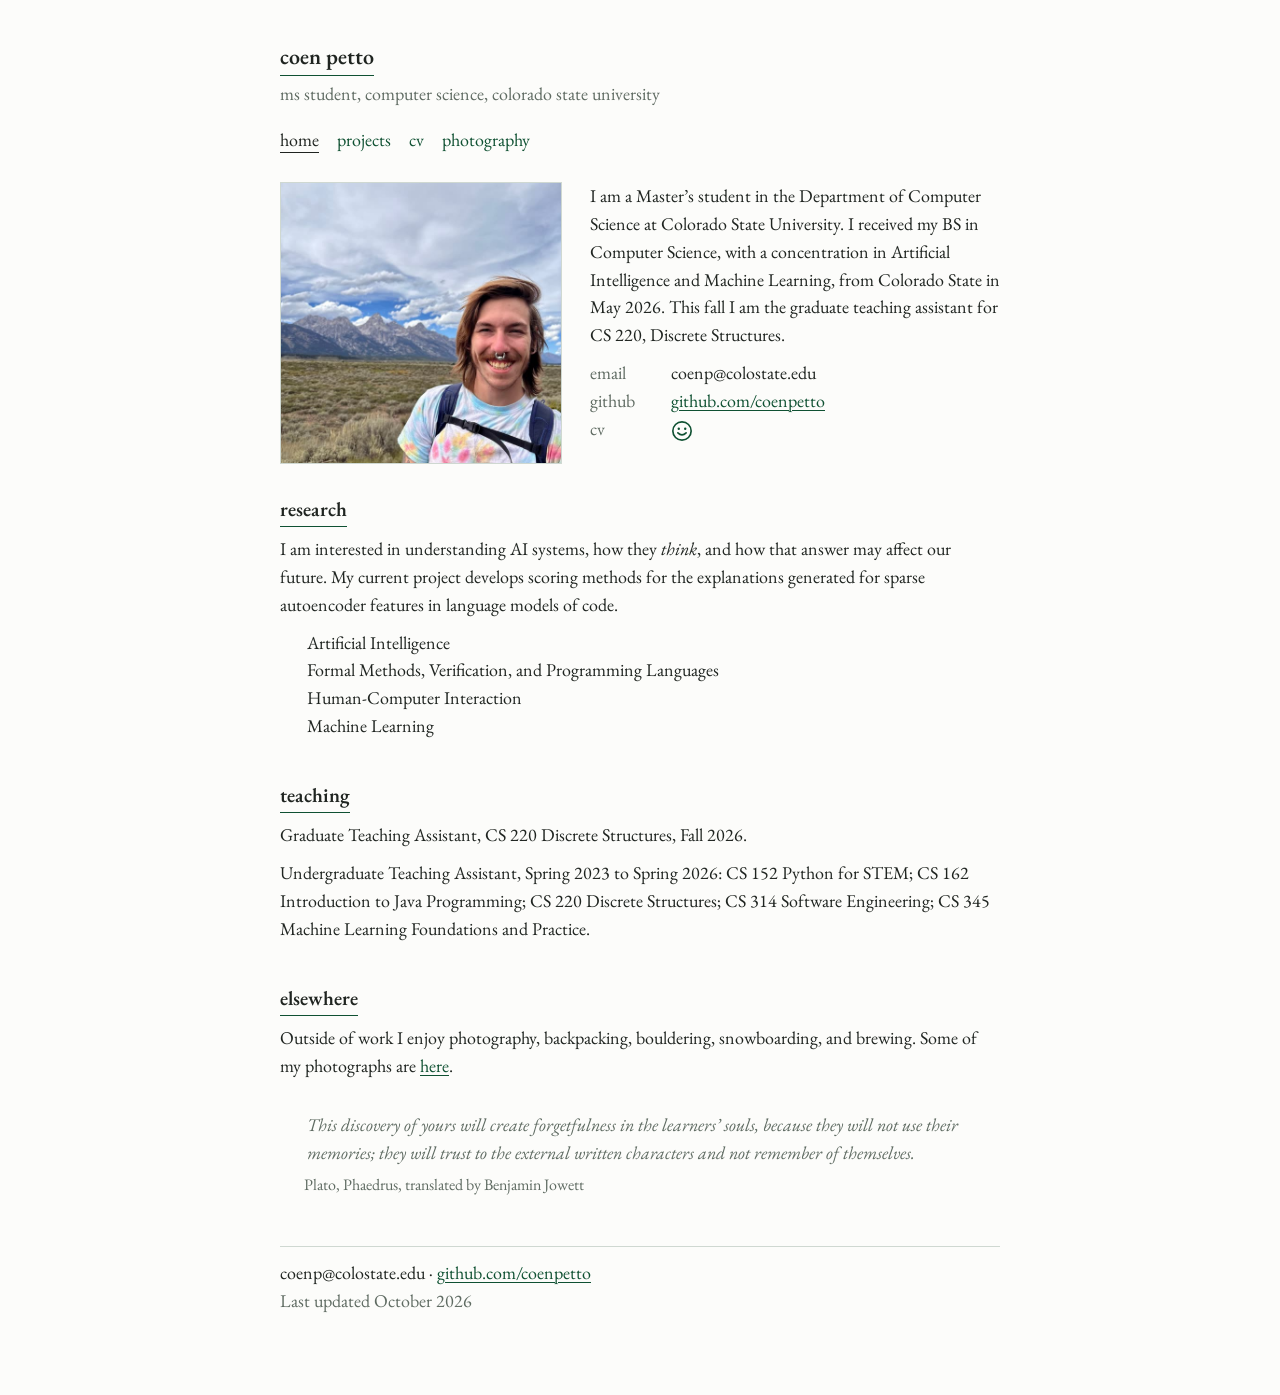
<file: index.html>
<!doctype html>
<html lang="en">
<head>
<meta charset="utf-8">
<meta name="viewport" content="width=device-width, initial-scale=1">
<title>Coen Petto</title>
<meta name="description" content="Coen Petto, MS student, Computer Science, Colorado State University">
<link rel="preconnect" href="https://fonts.googleapis.com"><link rel="preconnect" href="https://fonts.gstatic.com" crossorigin><link rel="stylesheet" href="https://fonts.googleapis.com/css2?family=EB+Garamond:ital,wght@0,400;0,600;1,400;1,600&display=swap">
<link rel="stylesheet" href="style.css">
</head>
<body>
<div class="txt">
<header><h1><a href="index.html">Coen Petto</a></h1><p class="sub">MS student, Computer Science, Colorado State University</p><nav class="nav" aria-label="Site"><a href="index.html" class="active" aria-current="page">Home</a><a href="projects.html">Projects</a><a href="cv.html">CV</a><a href="photography.html">Photography</a></nav></header>
<main>
<div class="intro">
  <img class="headshot" src="img/headshot.jpg" width="600" height="600" alt="Coen Petto in front of the Grand Teton range">
  <div class="t">
    <p>I am a Master’s student in the Department of Computer Science at Colorado State University. I received my BS in Computer Science, with a concentration in Artificial Intelligence and Machine Learning, from Colorado State in May 2026. This fall I am the graduate teaching assistant for CS 220, Discrete Structures.</p>
    <p class="kv"><span>Email</span>coenp@colostate.edu<br><span>GitHub</span><a href="https://github.com/coenpetto">github.com/coenpetto</a><br><span>CV</span><a class="cvface" href="cv.html" aria-label="Curriculum vitae" title="Curriculum vitae"><svg class="smiley" viewBox="0 0 24 24" width="22" height="22" aria-hidden="true" focusable="false"><circle cx="12" cy="12" r="10" fill="none" stroke="currentColor" stroke-width="1.8"/><circle cx="8.5" cy="9.5" r="1.3" fill="currentColor"/><circle cx="15.5" cy="9.5" r="1.3" fill="currentColor"/><path d="M7.5 14 Q12 18.5 16.5 14" fill="none" stroke="currentColor" stroke-width="1.8" stroke-linecap="round"/></svg></a></p>
  </div>
</div>
<h2>Research</h2>
<p>I am interested in understanding AI systems, how they <em>think</em>, and how that answer may affect our future. My current project develops scoring methods for the explanations generated for sparse autoencoder features in language models of code.</p>
<ul><li>Artificial Intelligence</li><li>Formal Methods, Verification, and Programming Languages</li><li>Human-Computer Interaction</li><li>Machine Learning</li></ul>
<h2>Teaching</h2>
<p>Graduate Teaching Assistant, CS 220 Discrete Structures, Fall 2026.</p>
<p>Undergraduate Teaching Assistant, Spring 2023 to Spring 2026: CS 152 Python for STEM; CS 162 Introduction to Java Programming; CS 220 Discrete Structures; CS 314 Software Engineering; CS 345 Machine Learning Foundations and Practice.</p>
<h2>Elsewhere</h2>
<p>Outside of work I enjoy photography, backpacking, bouldering, snowboarding, and brewing. Some of my photographs are <a href="photography.html">here</a>.</p>
<figure class="quote"><blockquote><p>This discovery of yours will create forgetfulness in the learners’ souls, because they will not use their memories; they will trust to the external written characters and not remember of themselves.</p></blockquote><figcaption>Plato, Phaedrus, translated by Benjamin Jowett</figcaption></figure>
</main>
<footer>coenp@colostate.edu &middot; <a href="https://github.com/coenpetto">github.com/coenpetto</a><br><span class="muted">Last updated October 2026</span></footer>
</div>
</body>
</html>
</file>
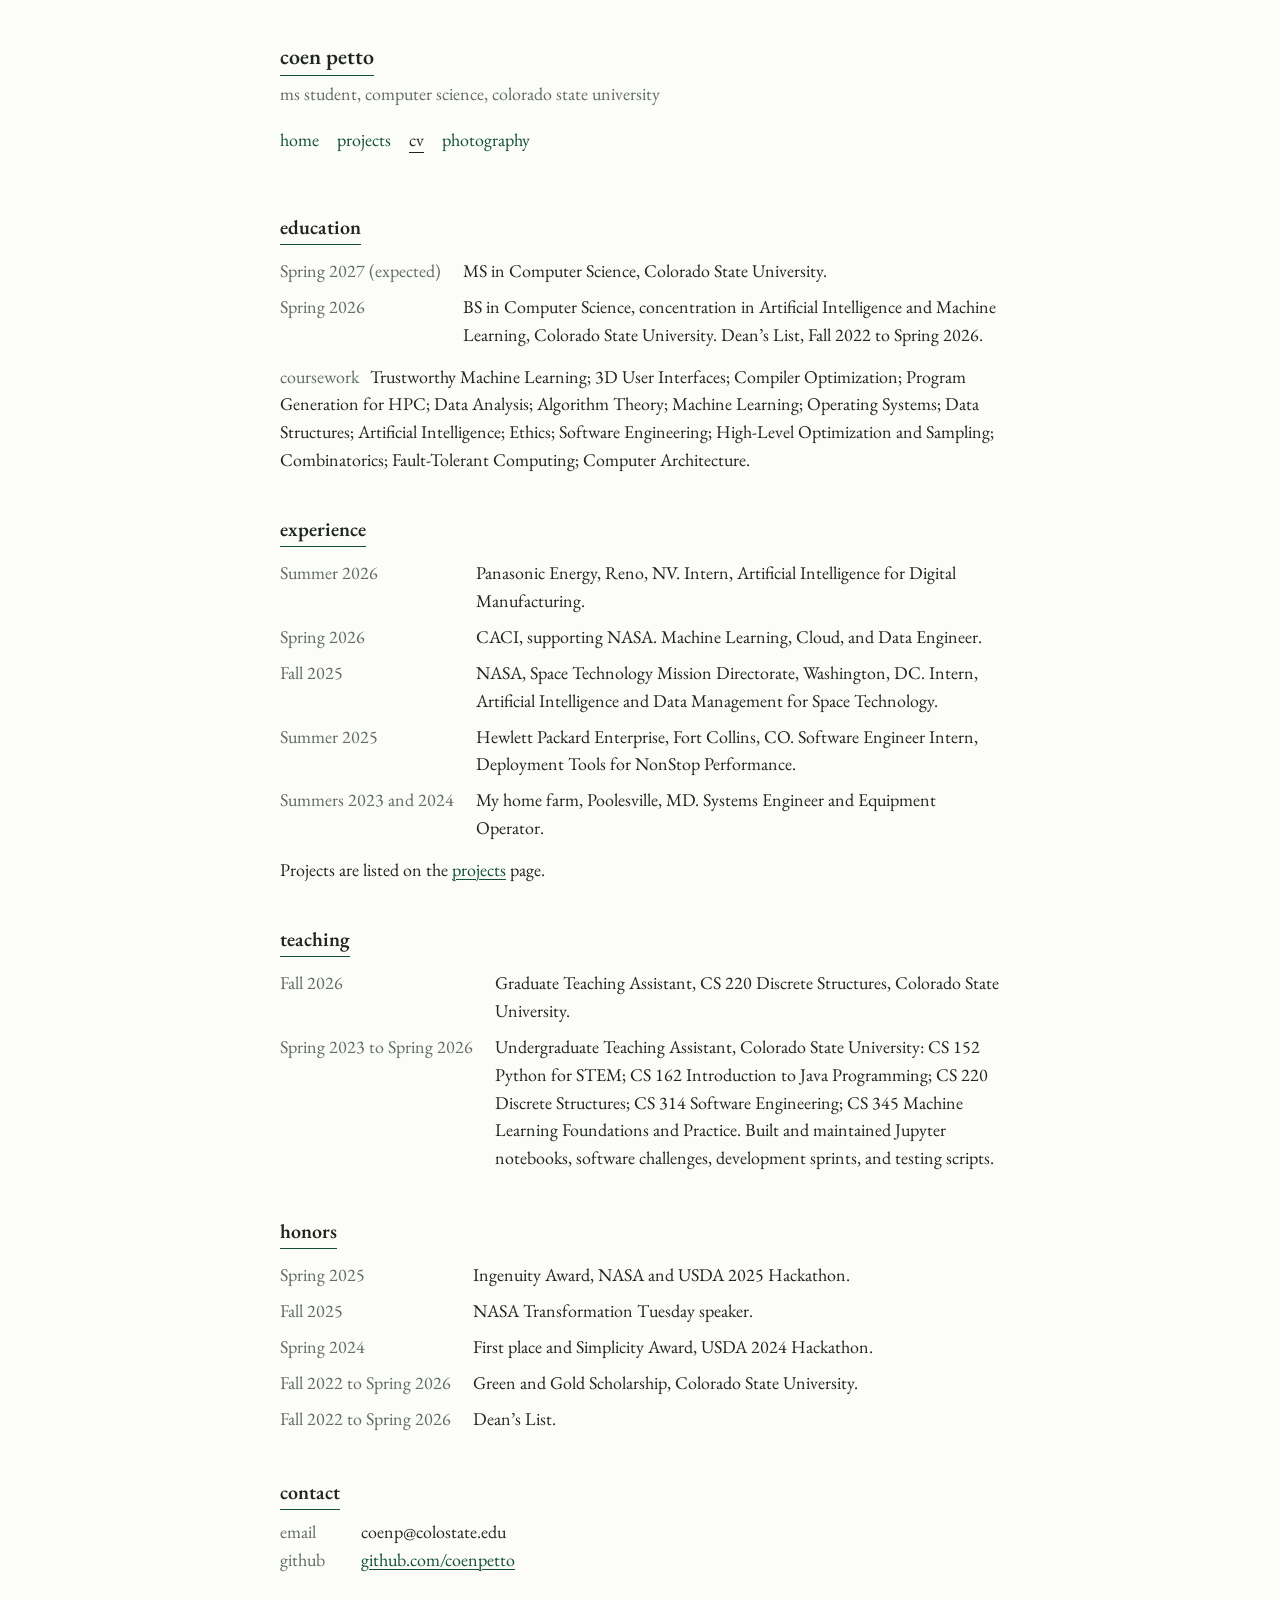
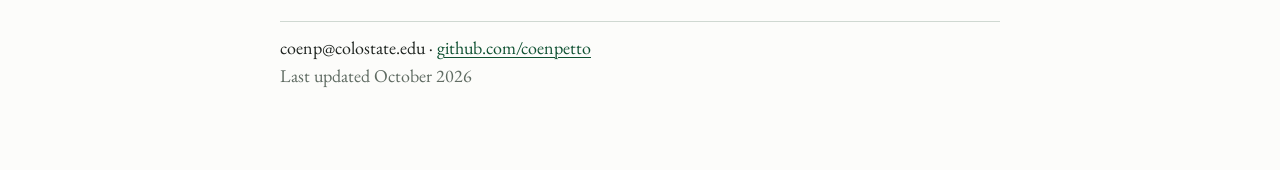
<file: cv.html>
<!doctype html>
<html lang="en">
<head>
<meta charset="utf-8">
<meta name="viewport" content="width=device-width, initial-scale=1">
<title>CV</title>
<meta name="description" content="Coen Petto, MS student, Computer Science, Colorado State University">
<link rel="preconnect" href="https://fonts.googleapis.com"><link rel="preconnect" href="https://fonts.gstatic.com" crossorigin><link rel="stylesheet" href="https://fonts.googleapis.com/css2?family=EB+Garamond:ital,wght@0,400;0,600;1,400;1,600&display=swap">
<link rel="stylesheet" href="style.css">
</head>
<body>
<div class="txt">
<header><h1><a href="index.html">Coen Petto</a></h1><p class="sub">MS student, Computer Science, Colorado State University</p><nav class="nav" aria-label="Site"><a href="index.html">Home</a><a href="projects.html">Projects</a><a href="cv.html" class="active" aria-current="page">CV</a><a href="photography.html">Photography</a></nav></header>
<main>
<h2>Education</h2>
<table class="rows"><tr><td class="y">Spring 2027 (expected)</td><td>MS in Computer Science, Colorado State University.</td></tr><tr><td class="y">Spring 2026</td><td>BS in Computer Science, concentration in Artificial Intelligence and Machine Learning, Colorado State University. Dean’s List, Fall 2022 to Spring 2026.</td></tr></table>
<p class="d"><span class="lbl">Coursework</span> Trustworthy Machine Learning; 3D User Interfaces; Compiler Optimization; Program Generation for HPC; Data Analysis; Algorithm Theory; Machine Learning; Operating Systems; Data Structures; Artificial Intelligence; Ethics; Software Engineering; High-Level Optimization and Sampling; Combinatorics; Fault-Tolerant Computing; Computer Architecture.</p>
<h2>Experience</h2>
<table class="rows"><tr><td class="y">Summer 2026</td><td>Panasonic Energy, Reno, NV. Intern, Artificial Intelligence for Digital Manufacturing.</td></tr><tr><td class="y">Spring 2026</td><td>CACI, supporting NASA. Machine Learning, Cloud, and Data Engineer.</td></tr><tr><td class="y">Fall 2025</td><td>NASA, Space Technology Mission Directorate, Washington, DC. Intern, Artificial Intelligence and Data Management for Space Technology.</td></tr><tr><td class="y">Summer 2025</td><td>Hewlett Packard Enterprise, Fort Collins, CO. Software Engineer Intern, Deployment Tools for NonStop Performance.</td></tr><tr><td class="y">Summers 2023 and 2024</td><td>My home farm, Poolesville, MD. Systems Engineer and Equipment Operator.</td></tr></table>
<p class="d">Projects are listed on the <a href="projects.html">projects</a> page.</p>
<h2>Teaching</h2>
<table class="rows"><tr><td class="y">Fall 2026</td><td>Graduate Teaching Assistant, CS 220 Discrete Structures, Colorado State University.</td></tr><tr><td class="y">Spring 2023 to Spring 2026</td><td>Undergraduate Teaching Assistant, Colorado State University: CS 152 Python for STEM; CS 162 Introduction to Java Programming; CS 220 Discrete Structures; CS 314 Software Engineering; CS 345 Machine Learning Foundations and Practice. Built and maintained Jupyter notebooks, software challenges, development sprints, and testing scripts.</td></tr></table>
<h2>Honors</h2>
<table class="rows"><tr><td class="y">Spring 2025</td><td>Ingenuity Award, NASA and USDA 2025 Hackathon.</td></tr><tr><td class="y">Fall 2025</td><td>NASA Transformation Tuesday speaker.</td></tr><tr><td class="y">Spring 2024</td><td>First place and Simplicity Award, USDA 2024 Hackathon.</td></tr><tr><td class="y">Fall 2022 to Spring 2026</td><td>Green and Gold Scholarship, Colorado State University.</td></tr><tr><td class="y">Fall 2022 to Spring 2026</td><td>Dean’s List.</td></tr></table>
<h2>Contact</h2>
<p class="kv"><span>Email</span>coenp@colostate.edu<br><span>GitHub</span><a href="https://github.com/coenpetto">github.com/coenpetto</a></p>
</main>
<footer>coenp@colostate.edu &middot; <a href="https://github.com/coenpetto">github.com/coenpetto</a><br><span class="muted">Last updated October 2026</span></footer>
</div>
</body>
</html>
</file>
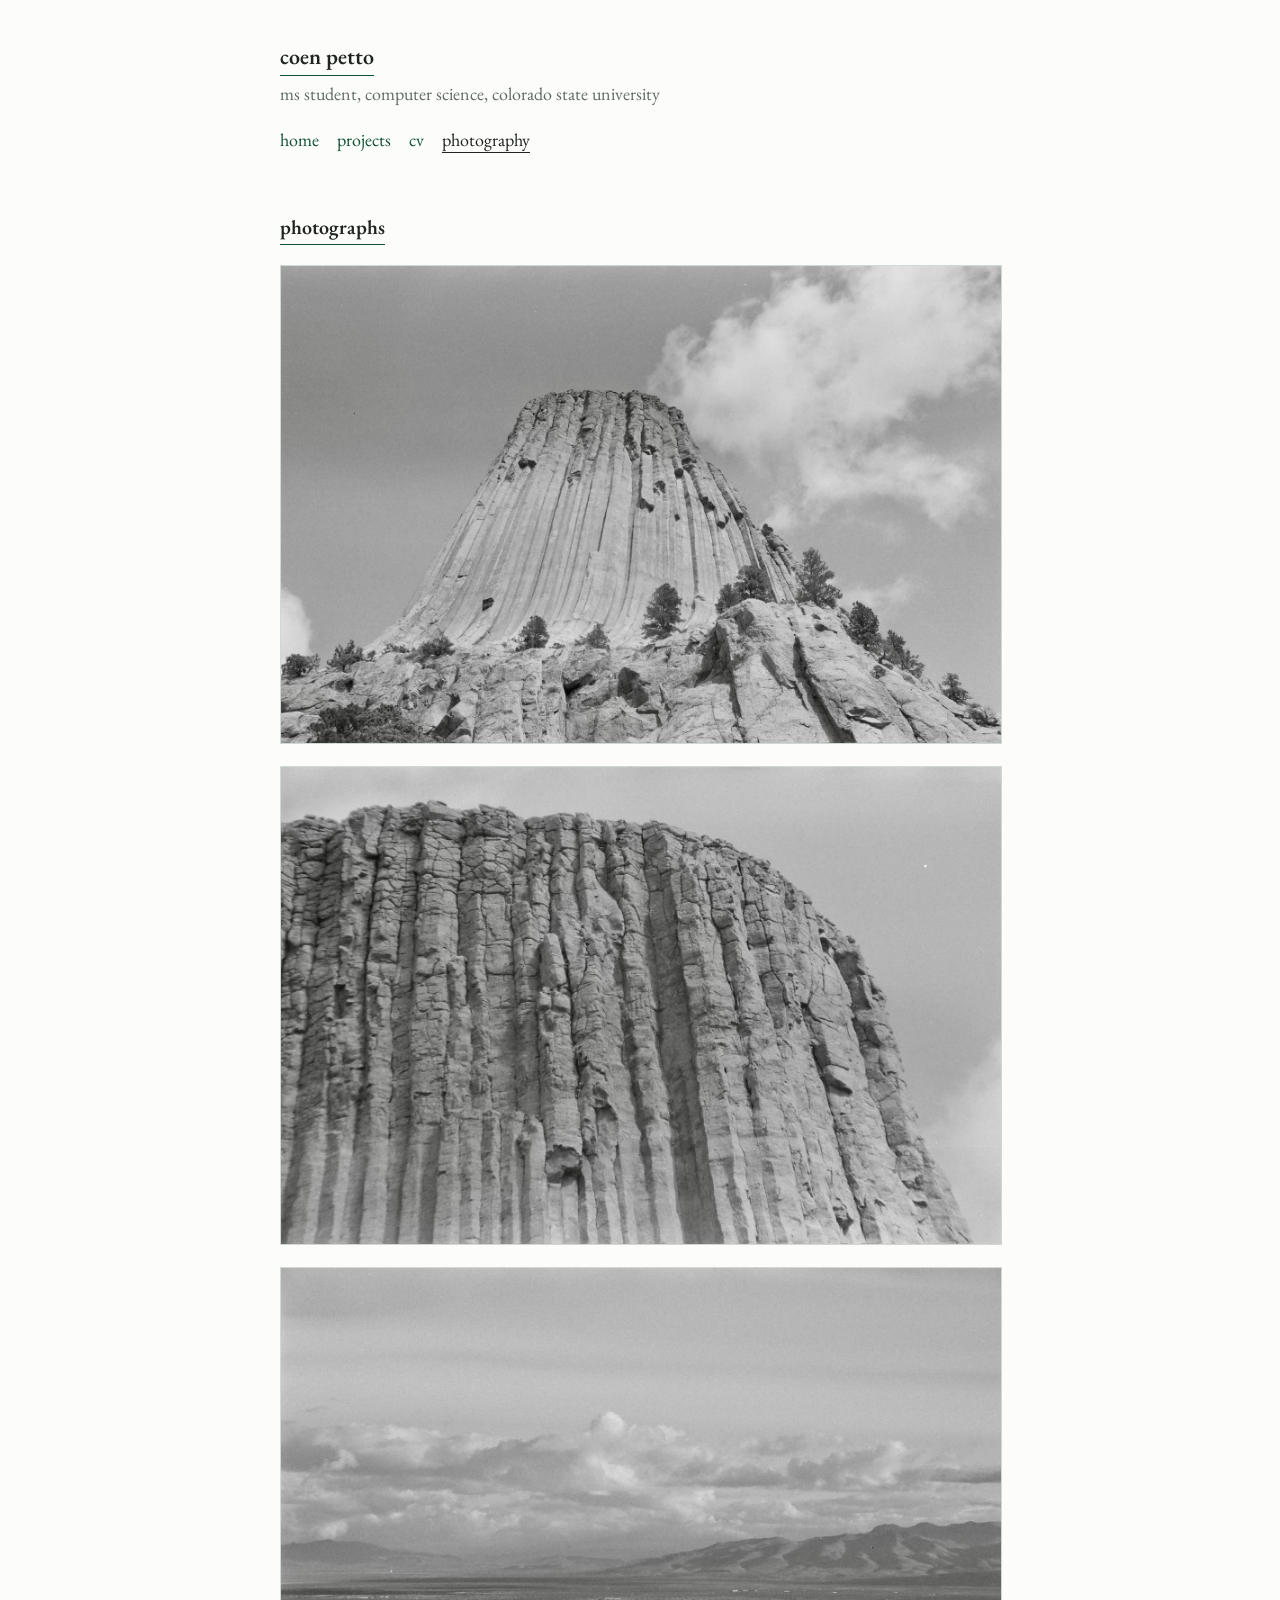
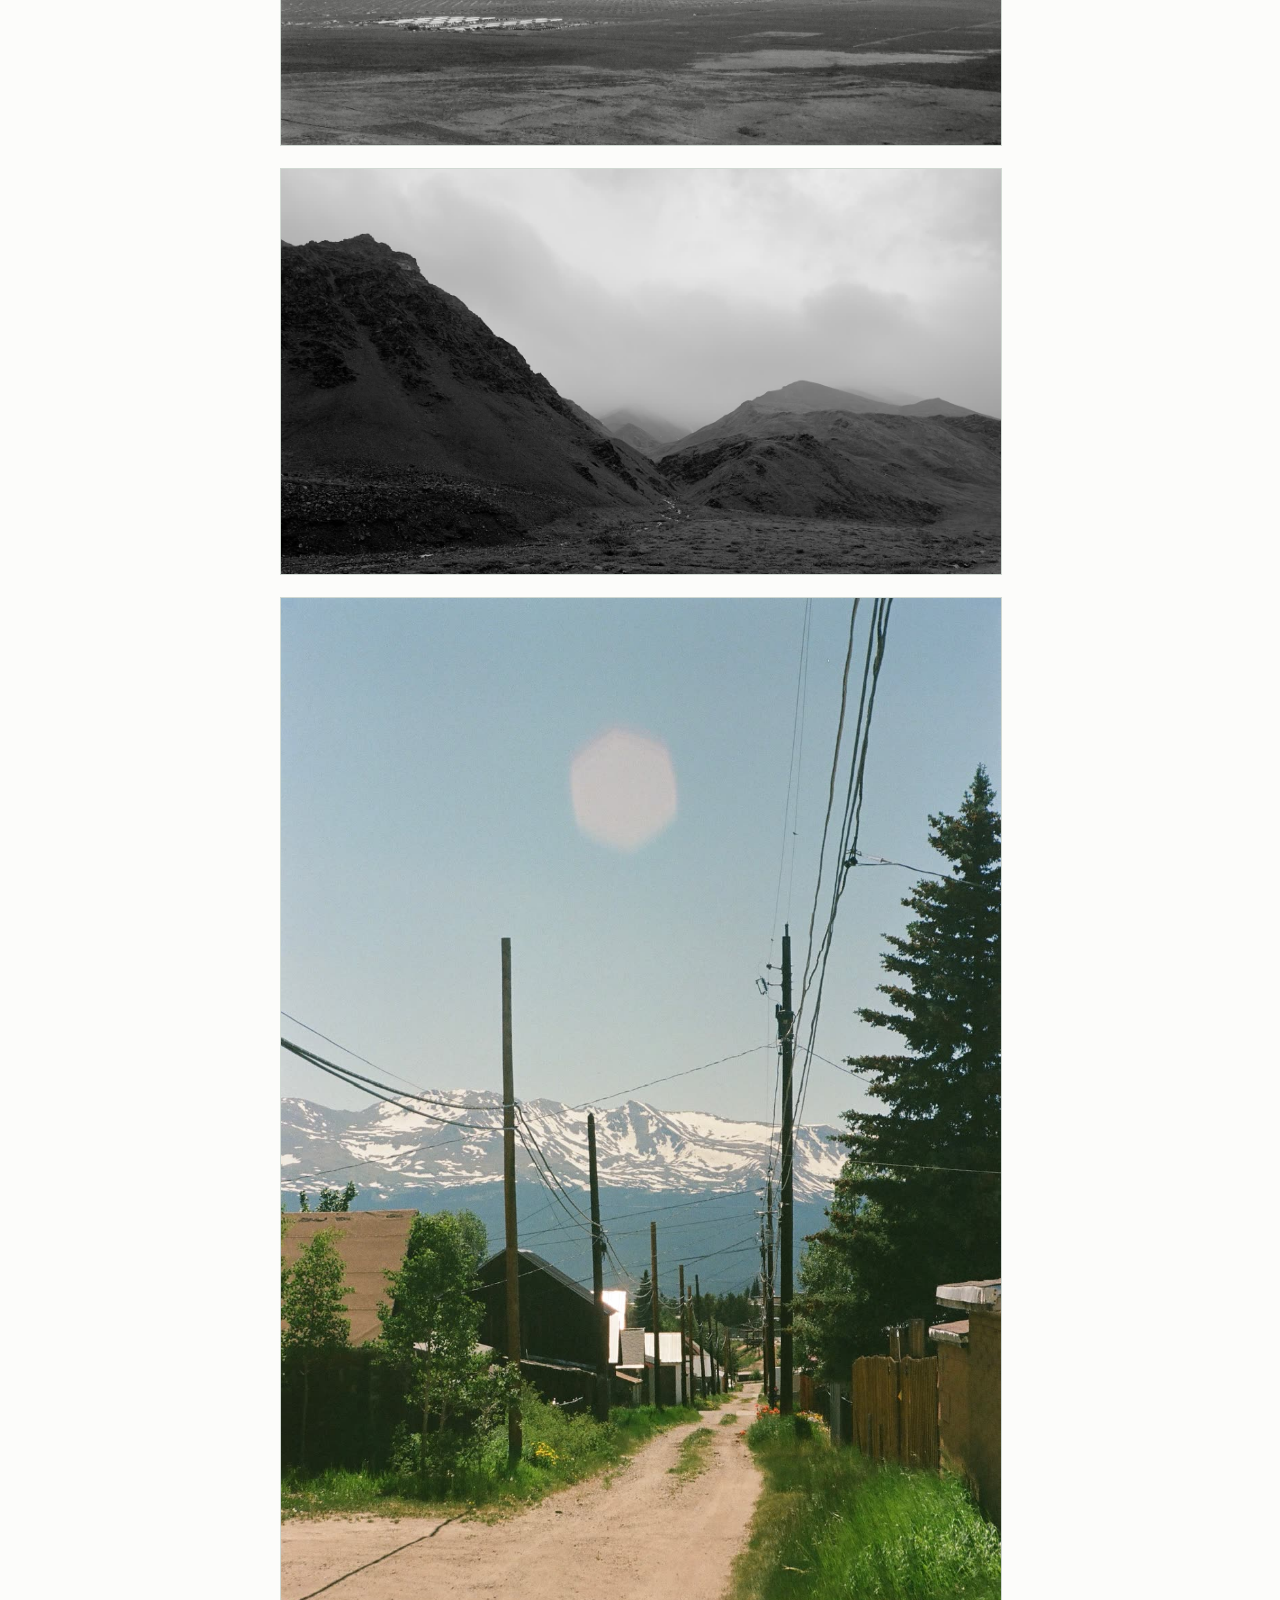
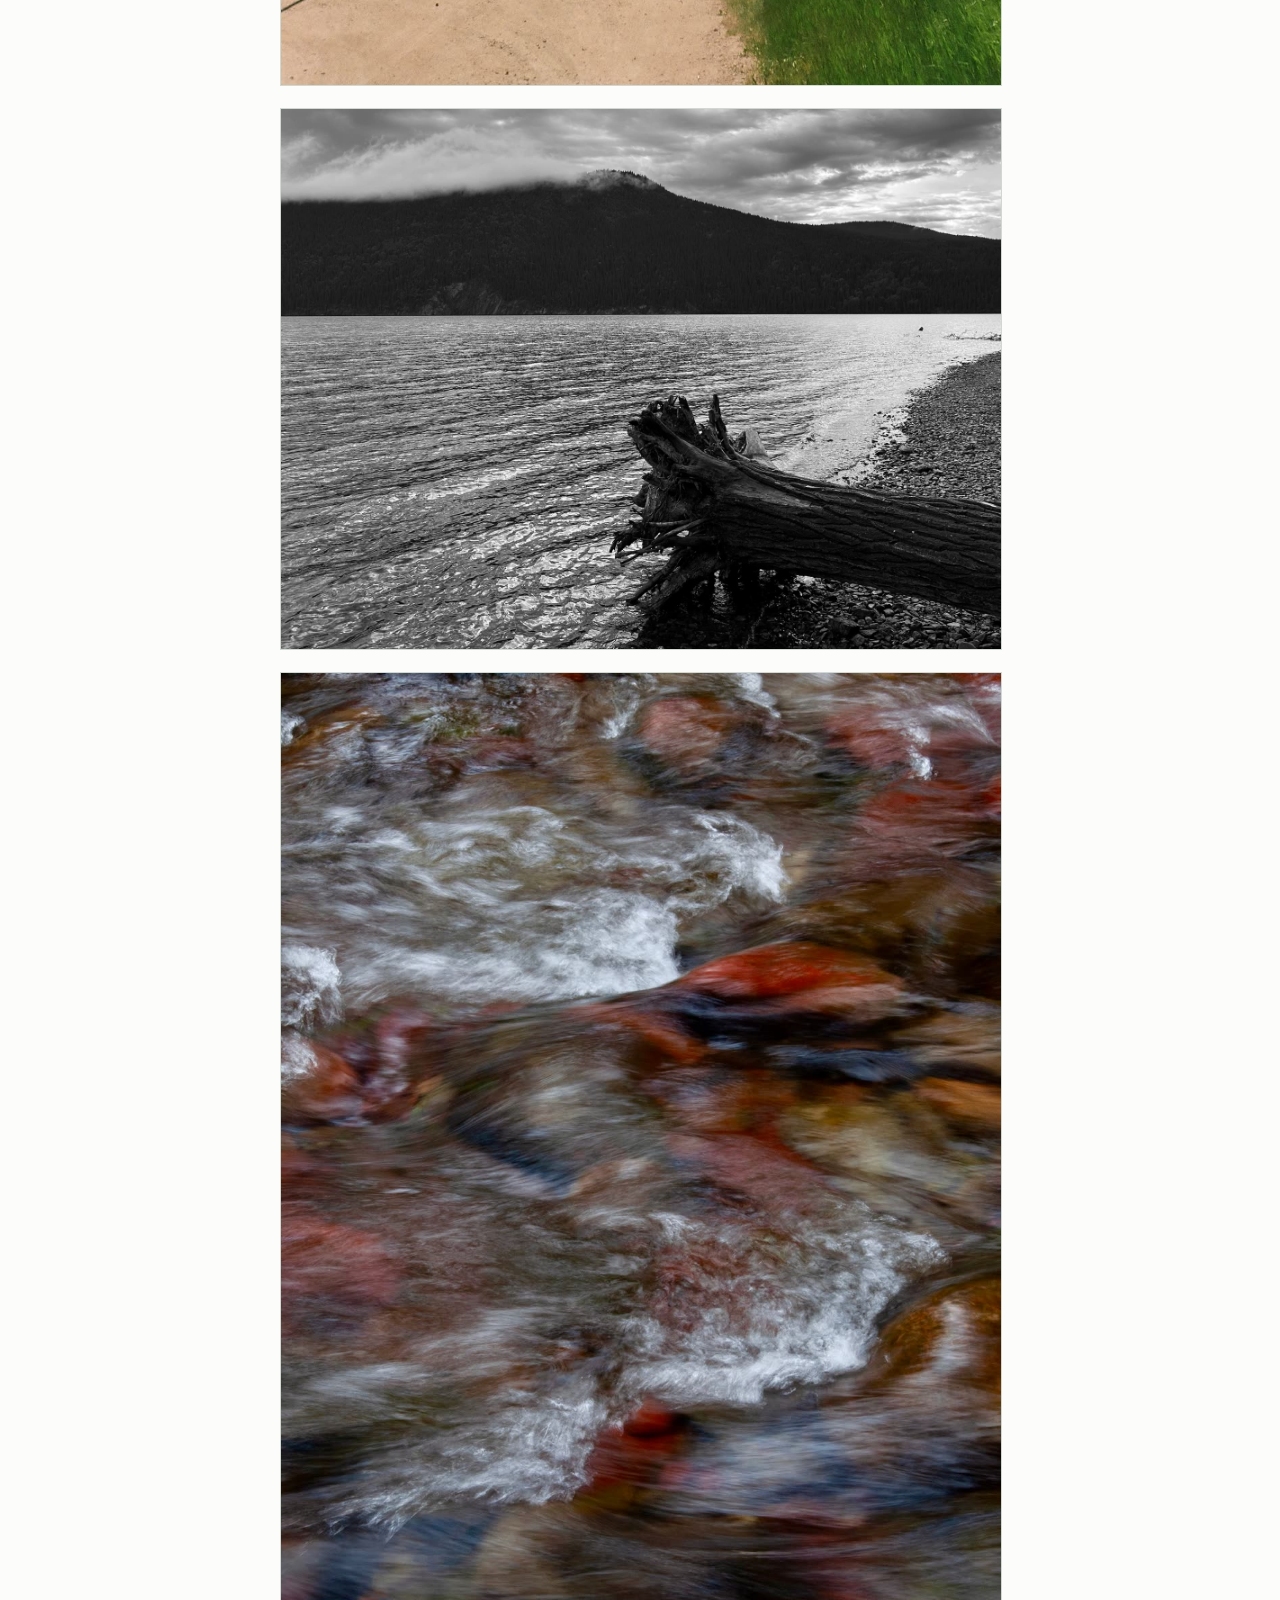
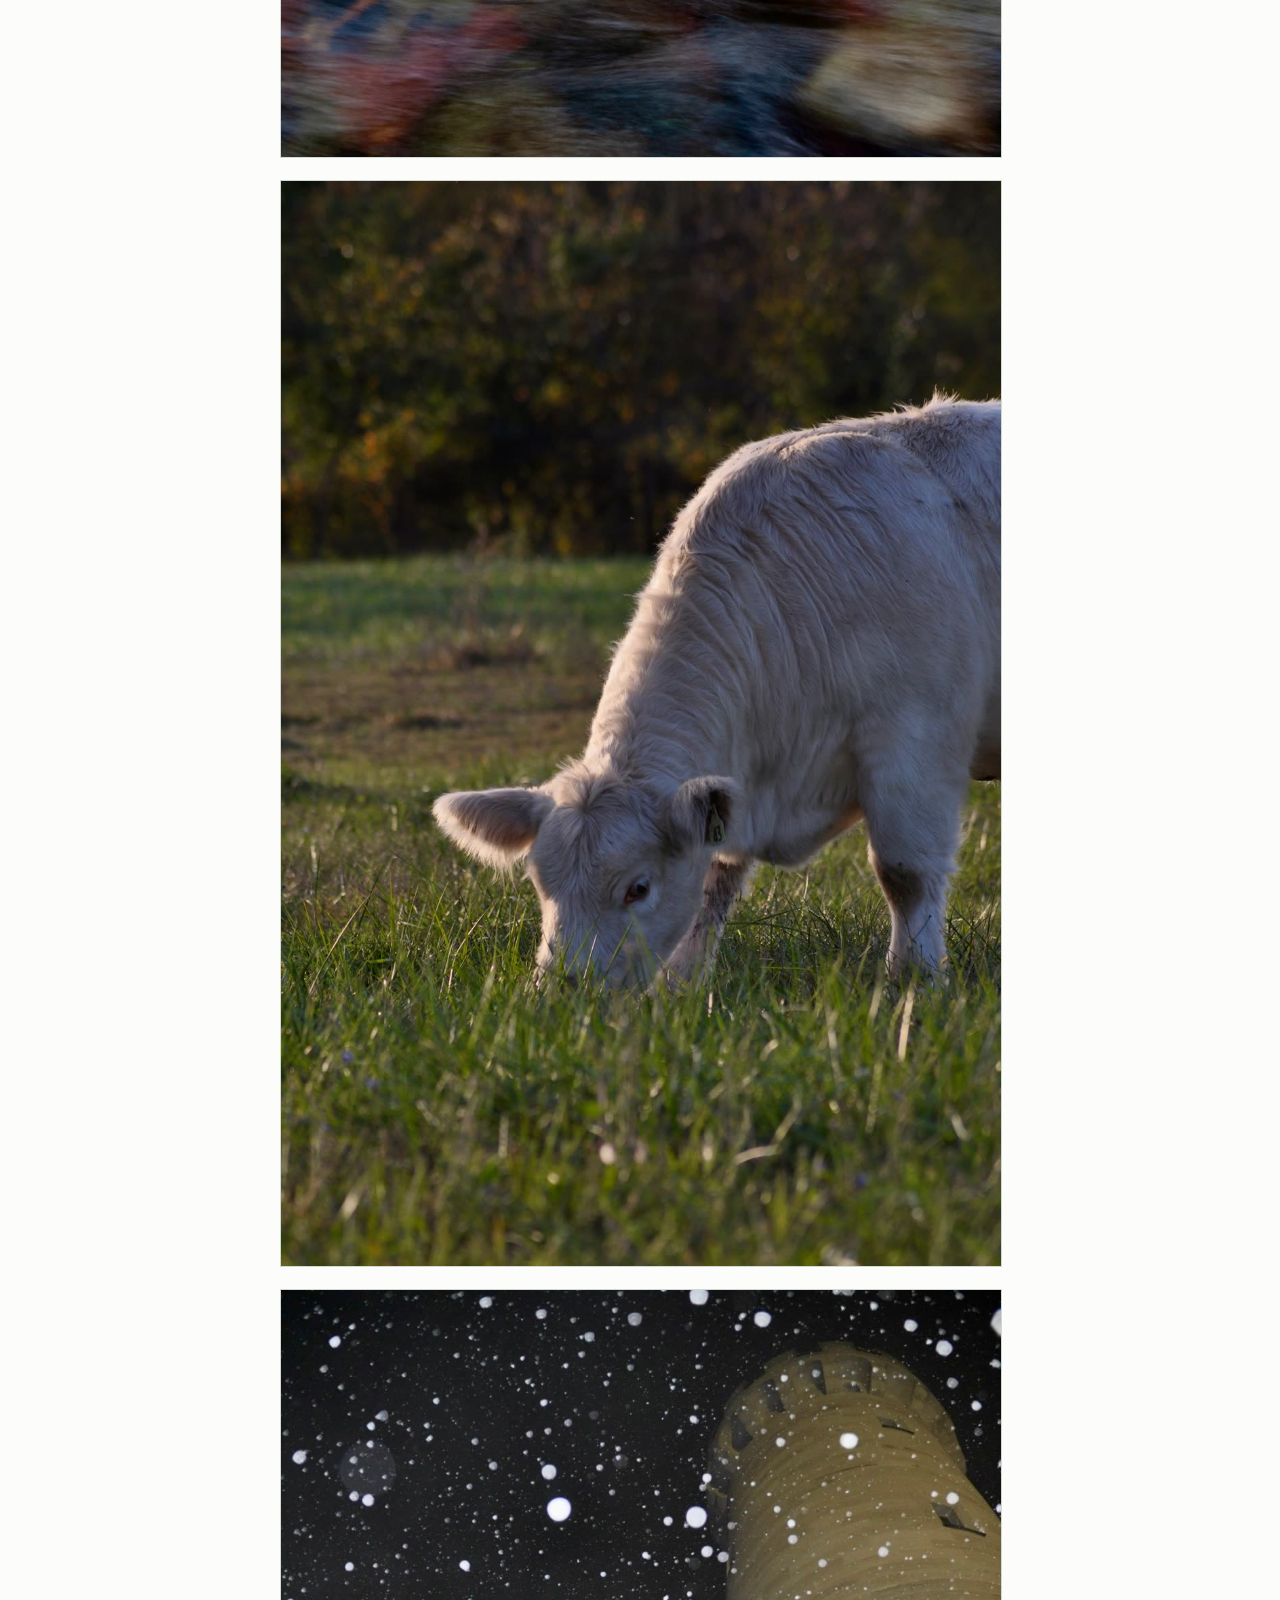
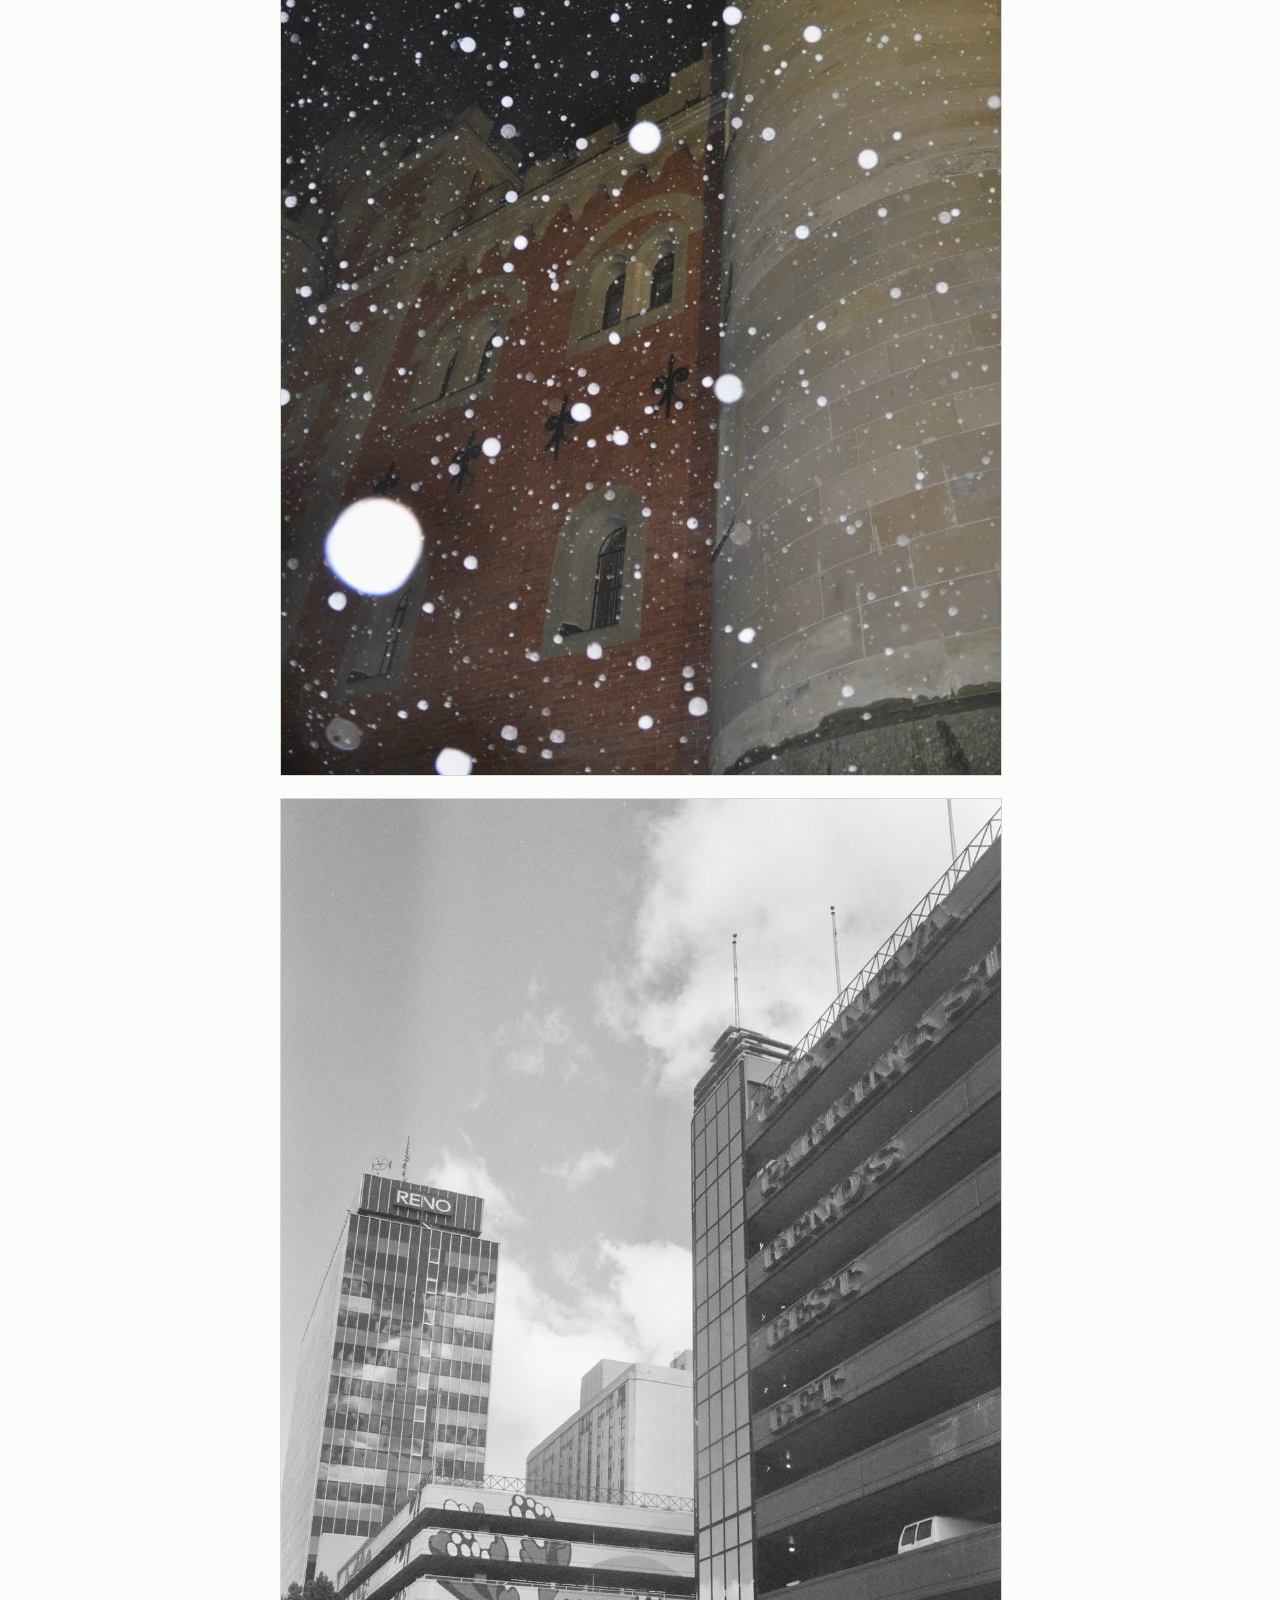
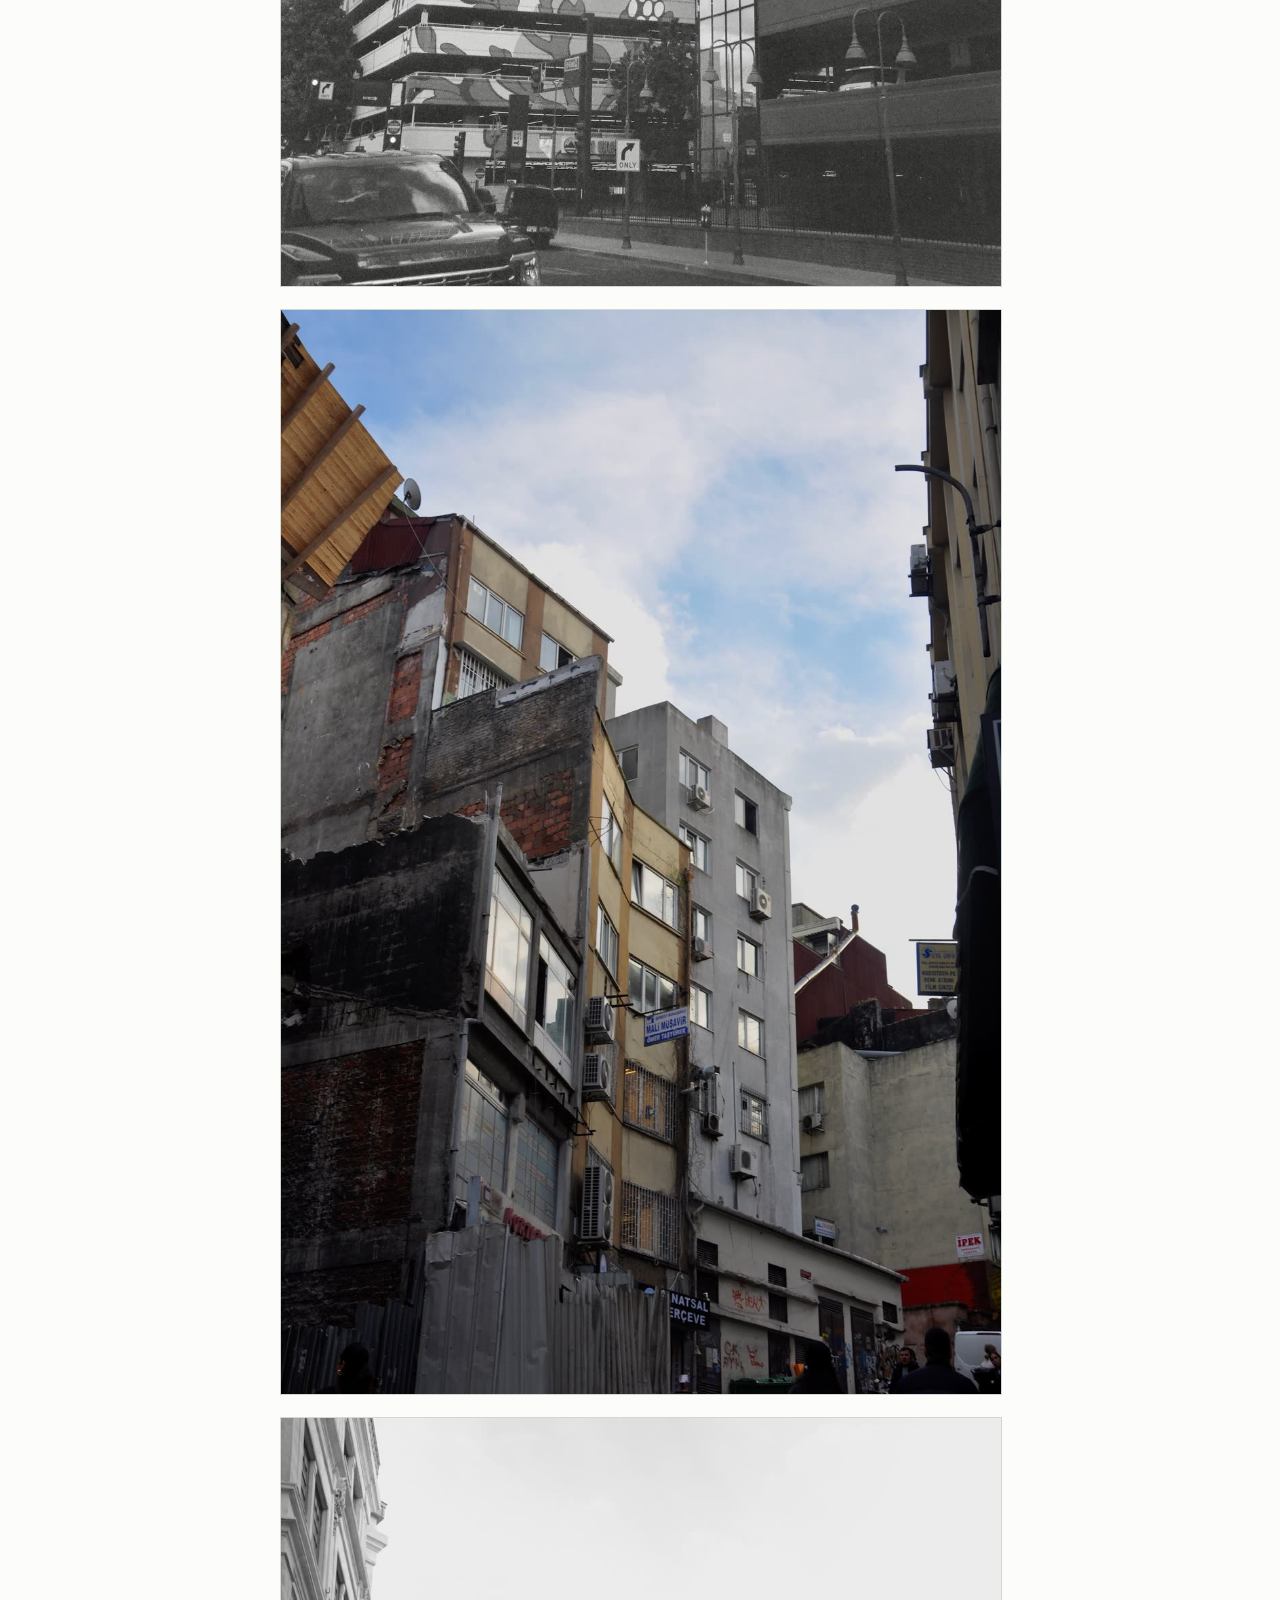
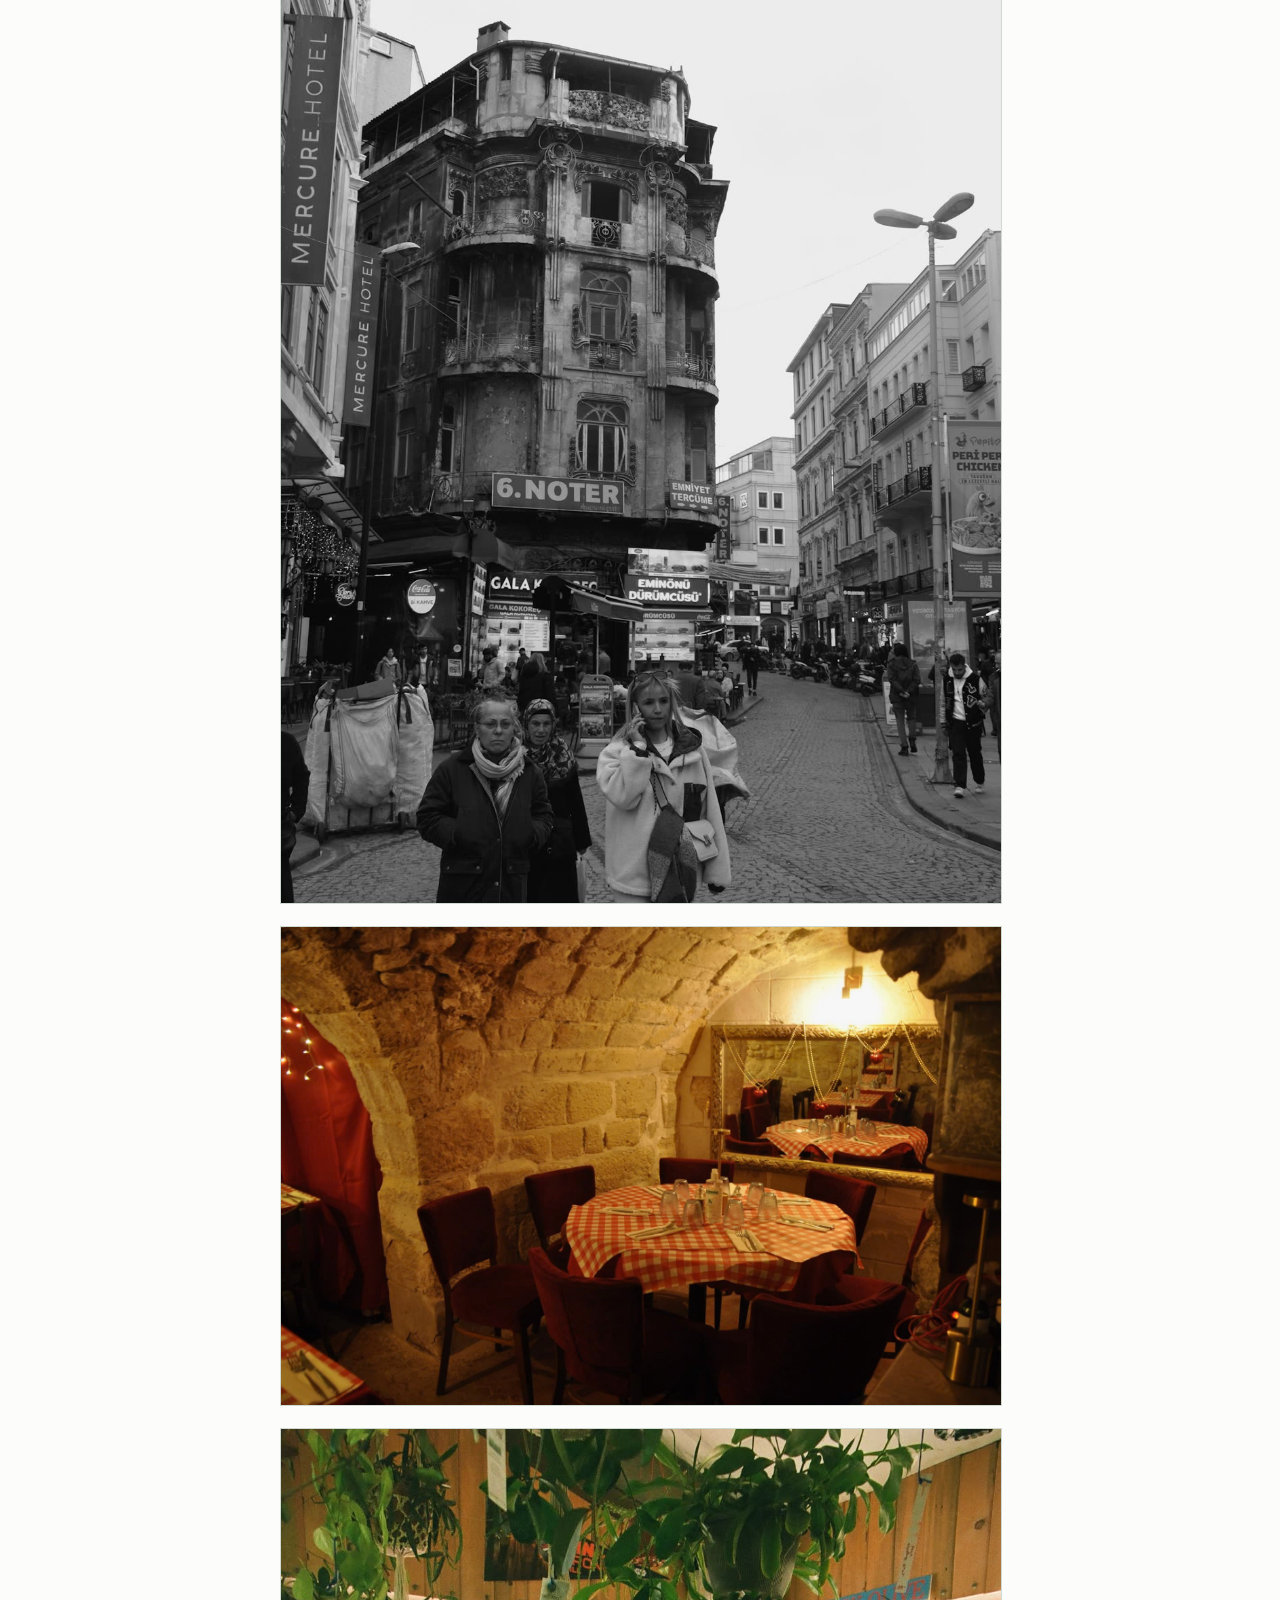
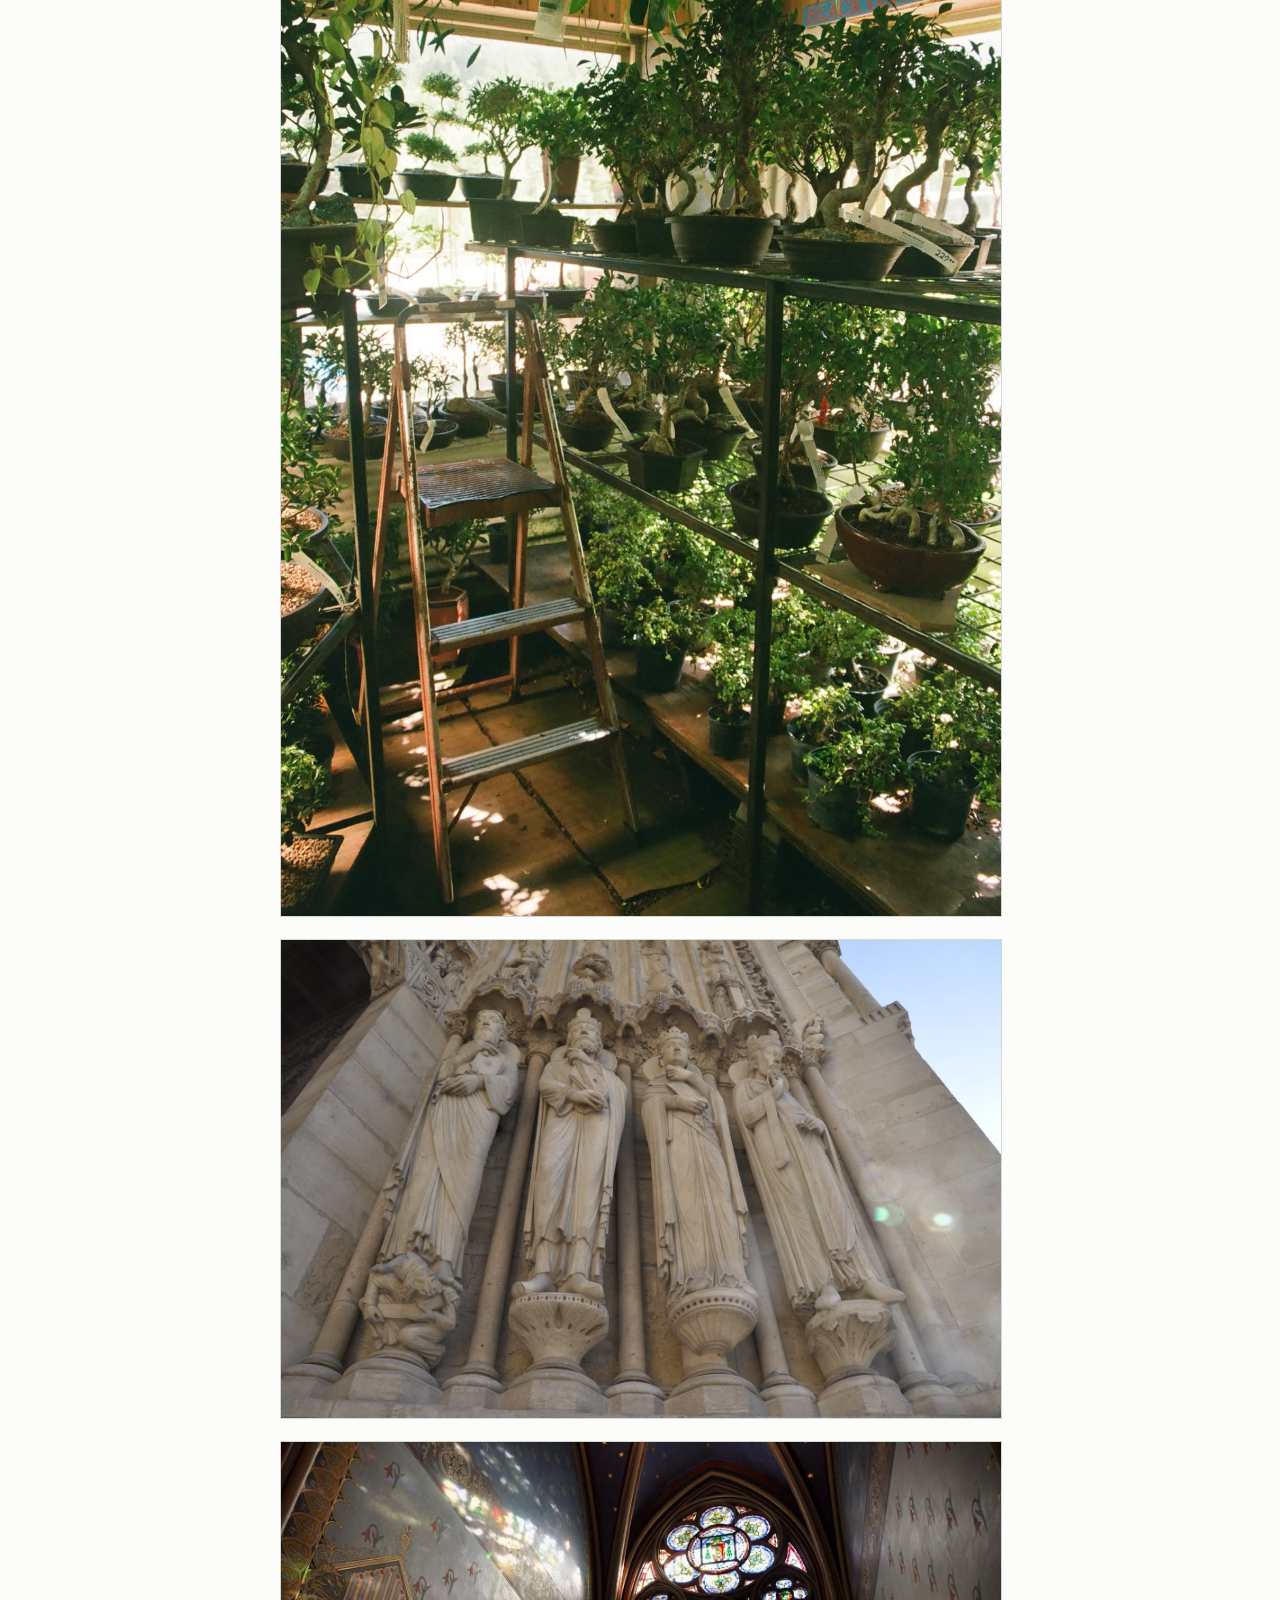
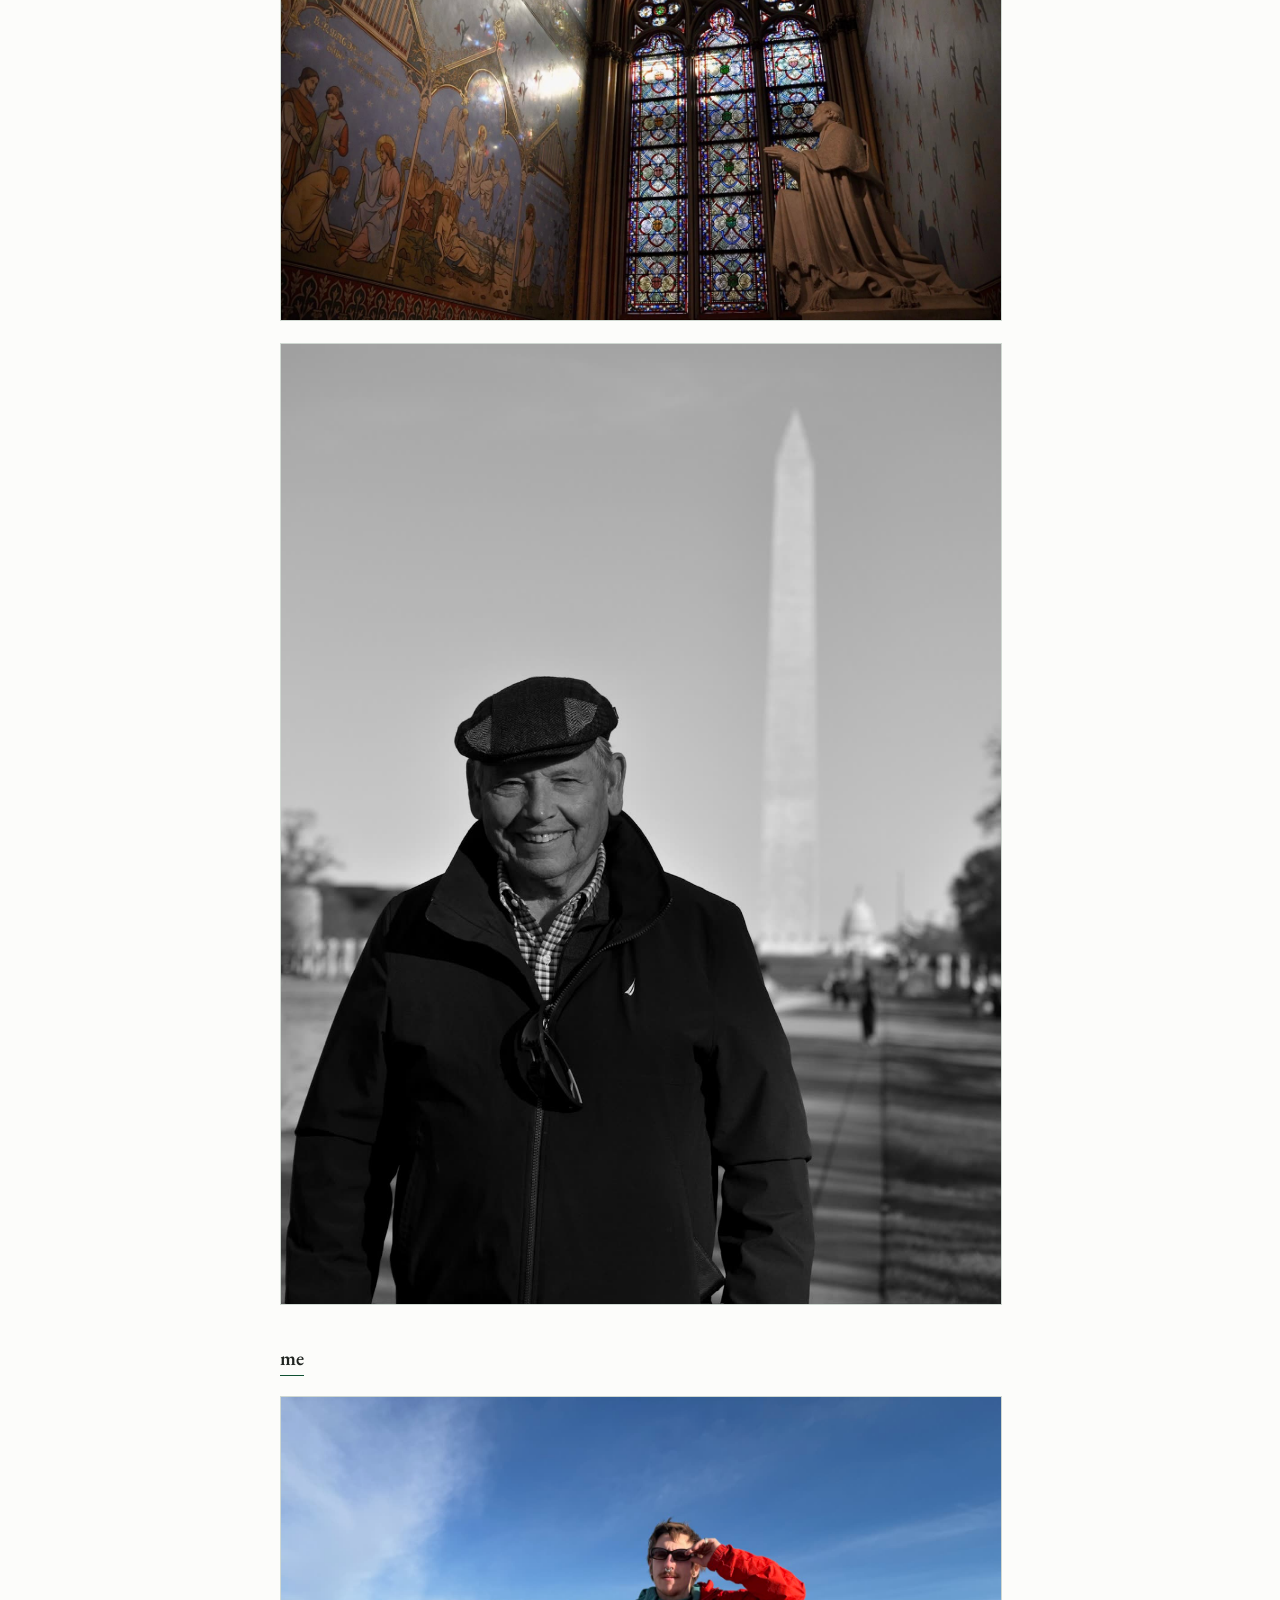
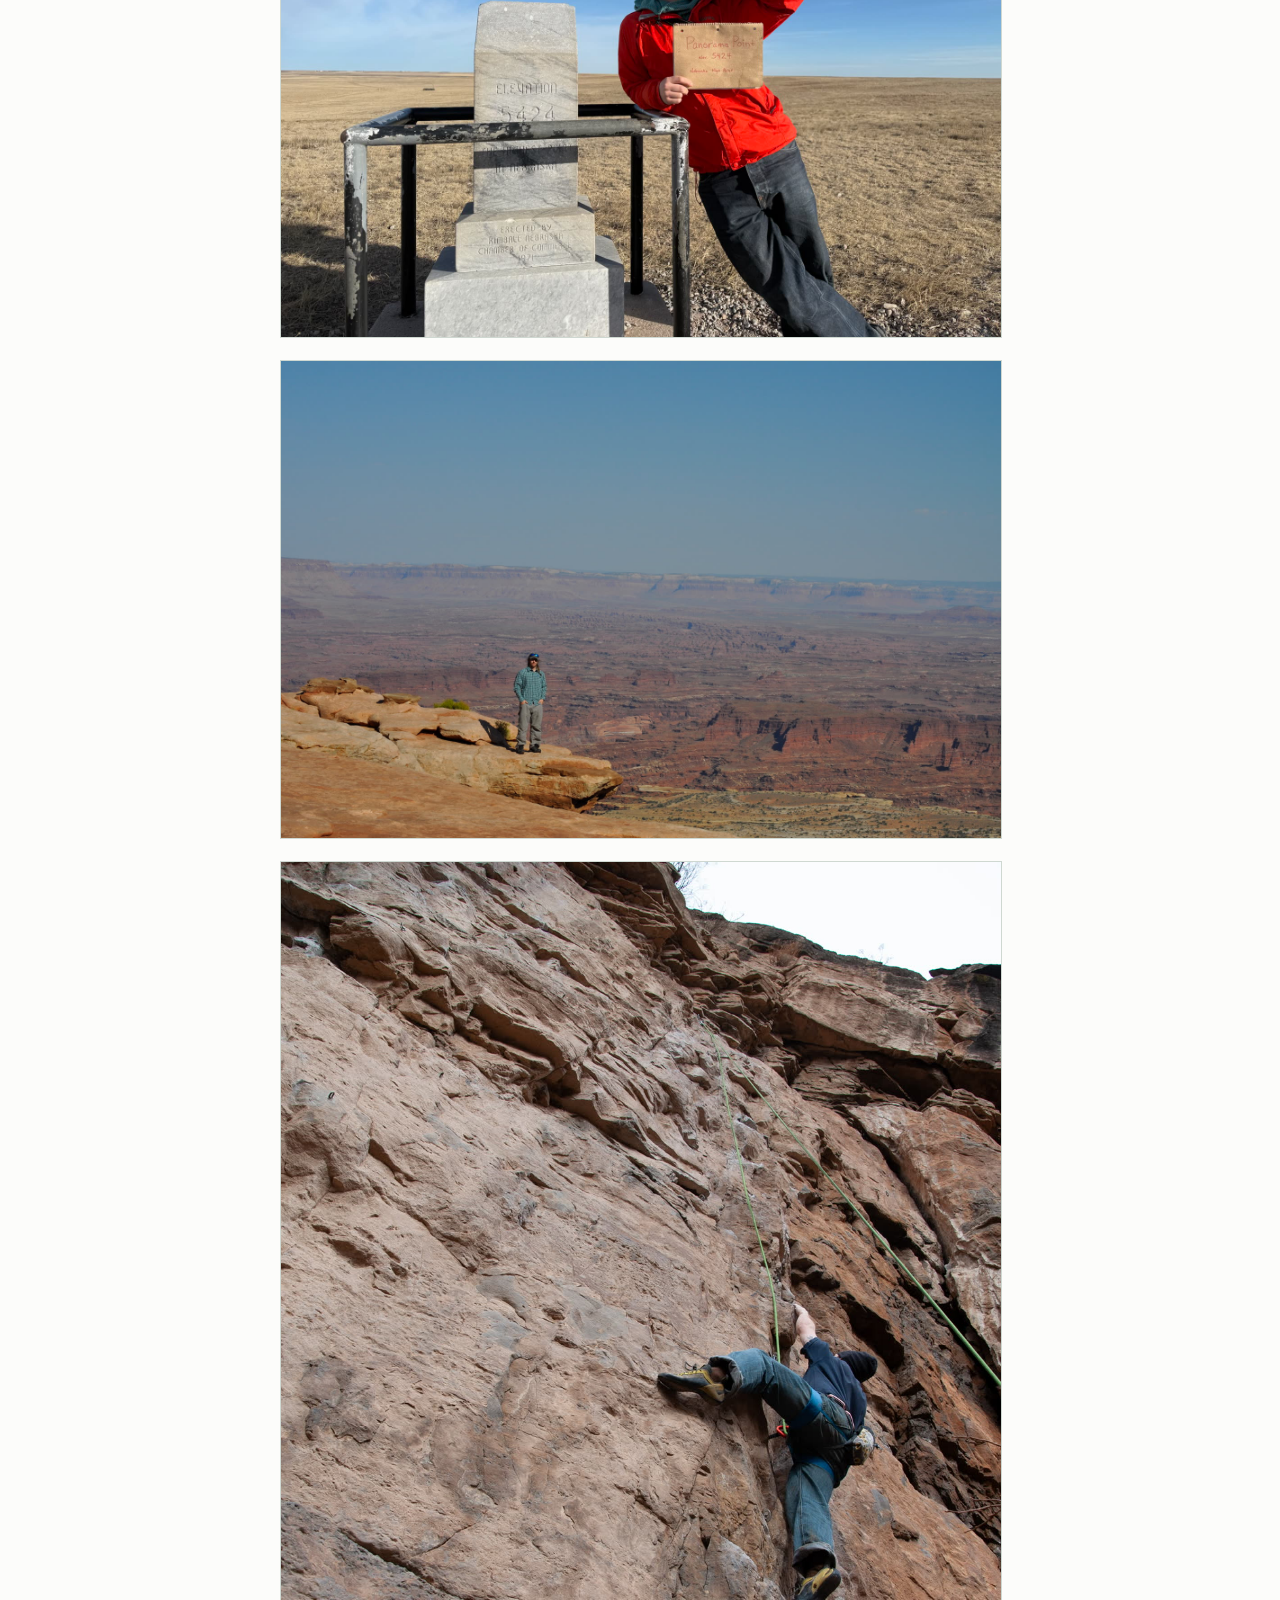
<file: photography.html>
<!doctype html>
<html lang="en">
<head>
<meta charset="utf-8">
<meta name="viewport" content="width=device-width, initial-scale=1">
<title>Photography</title>
<meta name="description" content="Coen Petto, MS student, Computer Science, Colorado State University">
<link rel="preconnect" href="https://fonts.googleapis.com"><link rel="preconnect" href="https://fonts.gstatic.com" crossorigin><link rel="stylesheet" href="https://fonts.googleapis.com/css2?family=EB+Garamond:ital,wght@0,400;0,600;1,400;1,600&display=swap">
<link rel="stylesheet" href="style.css">
</head>
<body>
<div class="txt">
<header><h1><a href="index.html">Coen Petto</a></h1><p class="sub">MS student, Computer Science, Colorado State University</p><nav class="nav" aria-label="Site"><a href="index.html">Home</a><a href="projects.html">Projects</a><a href="cv.html">CV</a><a href="photography.html" class="active" aria-current="page">Photography</a></nav></header>
<main>
<h2>Photographs</h2>
<div class="gallery">
<img src="photos/full/p08.jpg" width="1600" height="1060" loading="lazy" alt="Photograph 1">
<img src="photos/full/p17.jpg" width="1600" height="1060" loading="lazy" alt="Photograph 2">
<img src="photos/full/p26.jpg" width="1600" height="1060" loading="lazy" alt="Photograph 3">
<img src="photos/full/p18.jpg" width="1600" height="900" loading="lazy" alt="Photograph 4">
<img src="photos/full/p27.jpg" width="1060" height="1600" loading="lazy" alt="Photograph 5">
<img src="photos/full/p11.jpg" width="1600" height="1200" loading="lazy" alt="Photograph 6">
<img src="photos/full/p25.jpg" width="1062" height="1600" loading="lazy" alt="Photograph 7">
<img src="photos/full/p02.jpg" width="1062" height="1600" loading="lazy" alt="Photograph 8">
<img src="photos/full/p15.jpg" width="1062" height="1600" loading="lazy" alt="Photograph 9">
<img src="photos/full/p09.jpg" width="1060" height="1600" loading="lazy" alt="Photograph 10">
<img src="photos/full/p06.jpg" width="1062" height="1600" loading="lazy" alt="Photograph 11">
<img src="photos/full/p29.jpg" width="1062" height="1600" loading="lazy" alt="Photograph 12">
<img src="photos/full/p24.jpg" width="1600" height="1062" loading="lazy" alt="Photograph 13">
<img src="photos/full/p12.jpg" width="1060" height="1600" loading="lazy" alt="Photograph 14">
<img src="photos/full/p14.jpg" width="1600" height="1062" loading="lazy" alt="Photograph 15">
<img src="photos/full/p13.jpg" width="1600" height="1062" loading="lazy" alt="Photograph 16">
<img src="photos/full/p31.jpg" width="1200" height="1600" loading="lazy" alt="Photograph 17">
</div>
<h2>Me</h2>
<div class="gallery">
<img src="photos/full/p20.jpg" width="1600" height="1200" loading="lazy" alt="Coen Petto 1">
<img src="photos/full/p21.jpg" width="1600" height="1062" loading="lazy" alt="Coen Petto 2">
<img src="photos/full/p23.jpg" width="1062" height="1600" loading="lazy" alt="Coen Petto 3">
<img src="photos/full/p16.jpg" width="1600" height="1066" loading="lazy" alt="Coen Petto 4">
<img src="photos/full/p10.jpg" width="1204" height="1600" loading="lazy" alt="Coen Petto 5">
<img src="photos/full/p01.jpg" width="1600" height="1200" loading="lazy" alt="Coen Petto 6">
<img src="photos/full/p22.jpg" width="1600" height="940" loading="lazy" alt="Coen Petto 7">
</div>
</main>
<footer>coenp@colostate.edu &middot; <a href="https://github.com/coenpetto">github.com/coenpetto</a><br><span class="muted">Last updated October 2026</span></footer>
</div>
</body>
</html>
</file>
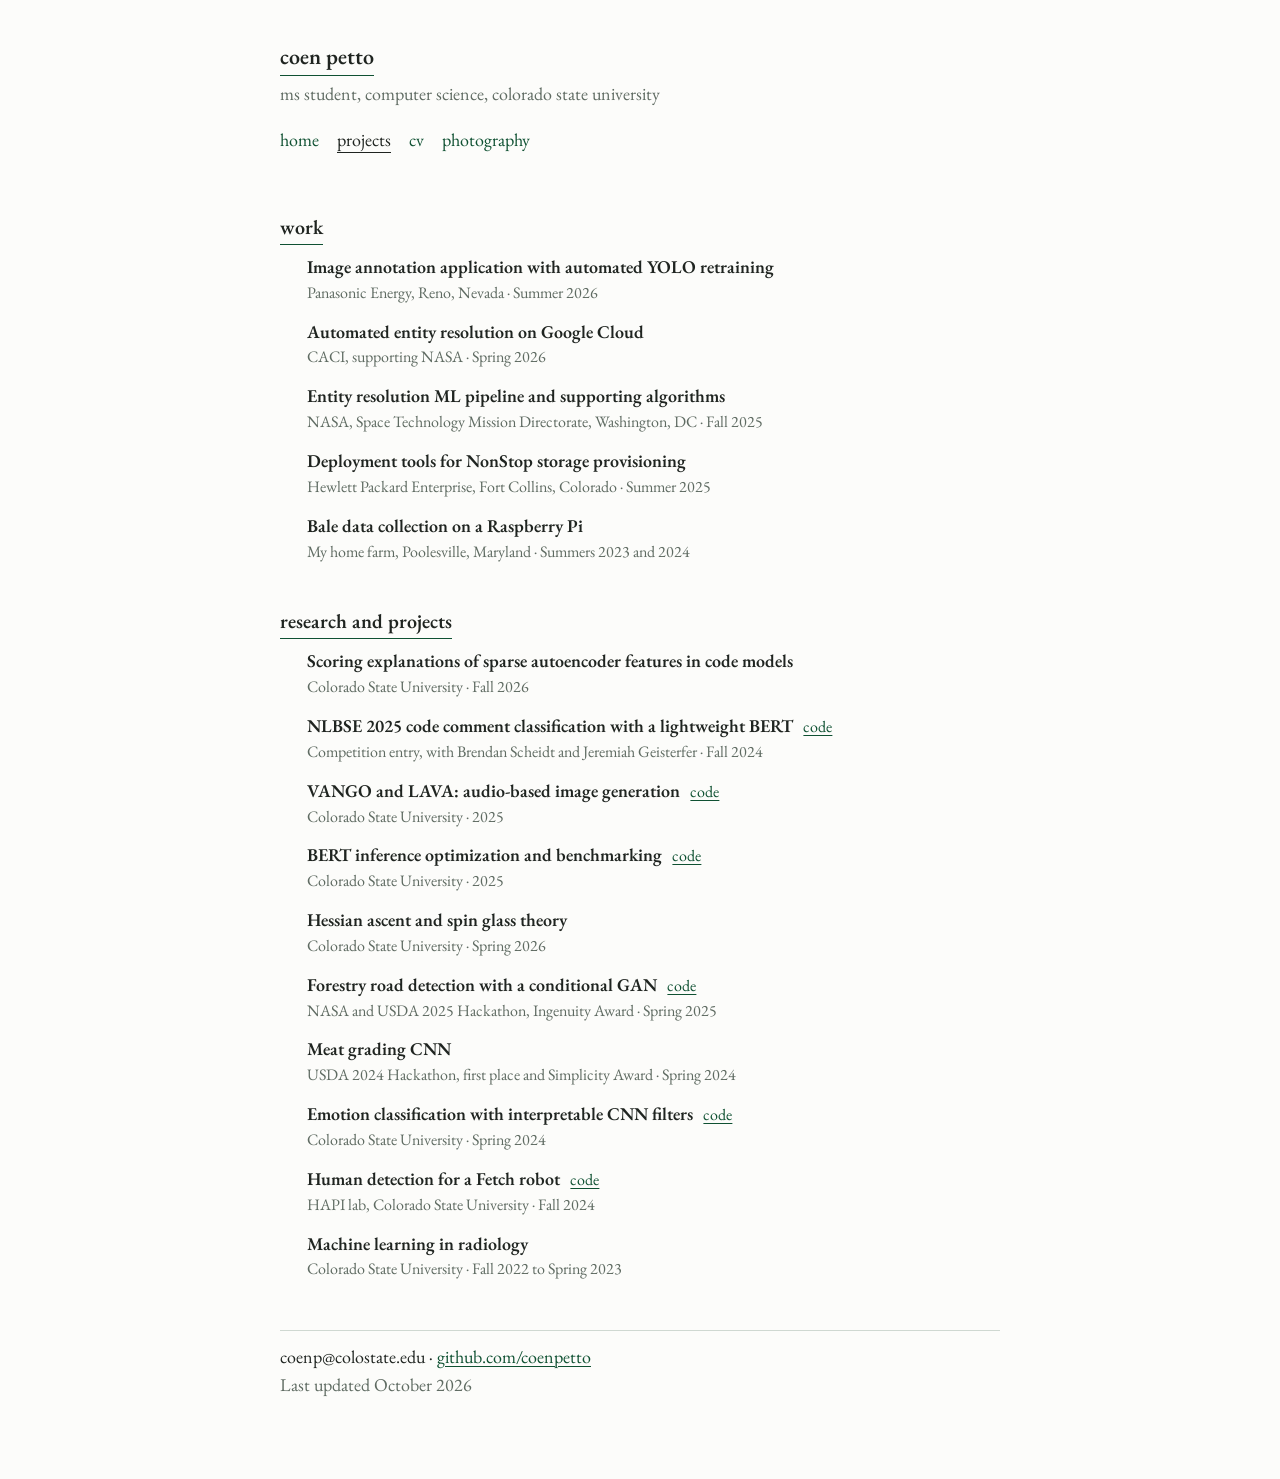
<file: projects.html>
<!doctype html>
<html lang="en">
<head>
<meta charset="utf-8">
<meta name="viewport" content="width=device-width, initial-scale=1">
<title>Projects</title>
<meta name="description" content="Coen Petto, MS student, Computer Science, Colorado State University">
<link rel="preconnect" href="https://fonts.googleapis.com"><link rel="preconnect" href="https://fonts.gstatic.com" crossorigin><link rel="stylesheet" href="https://fonts.googleapis.com/css2?family=EB+Garamond:ital,wght@0,400;0,600;1,400;1,600&display=swap">
<link rel="stylesheet" href="style.css">
</head>
<body>
<div class="txt">
<header><h1><a href="index.html">Coen Petto</a></h1><p class="sub">MS student, Computer Science, Colorado State University</p><nav class="nav" aria-label="Site"><a href="index.html">Home</a><a href="projects.html" class="active" aria-current="page">Projects</a><a href="cv.html">CV</a><a href="photography.html">Photography</a></nav></header>
<main>
<h2>Work</h2>
<div class="proj"><p class="t">Image annotation application with automated YOLO retraining</p><p class="m">Panasonic Energy, Reno, Nevada &middot; Summer 2026</p></div>
<div class="proj"><p class="t">Automated entity resolution on Google Cloud</p><p class="m">CACI, supporting NASA &middot; Spring 2026</p></div>
<div class="proj"><p class="t">Entity resolution ML pipeline and supporting algorithms</p><p class="m">NASA, Space Technology Mission Directorate, Washington, DC &middot; Fall 2025</p></div>
<div class="proj"><p class="t">Deployment tools for NonStop storage provisioning</p><p class="m">Hewlett Packard Enterprise, Fort Collins, Colorado &middot; Summer 2025</p></div>
<div class="proj"><p class="t">Bale data collection on a Raspberry Pi</p><p class="m">My home farm, Poolesville, Maryland &middot; Summers 2023 and 2024</p></div>
<h2>Research and projects</h2>
<div class="proj"><p class="t">Scoring explanations of sparse autoencoder features in code models</p><p class="m">Colorado State University &middot; Fall 2026</p></div>
<div class="proj"><p class="t">NLBSE 2025 code comment classification with a lightweight BERT <a class="repo" href="https://github.com/coenpetto/NLBSE-Code-Comment-Classification-2025">code</a></p><p class="m">Competition entry, with Brendan Scheidt and Jeremiah Geisterfer &middot; Fall 2024</p></div>
<div class="proj"><p class="t">VANGO and LAVA: audio-based image generation <a class="repo" href="https://github.com/coenpetto/LAVA">code</a></p><p class="m">Colorado State University &middot; 2025</p></div>
<div class="proj"><p class="t">BERT inference optimization and benchmarking <a class="repo" href="https://github.com/coenpetto/HPC-Compiler-Optimization-Benchmarking">code</a></p><p class="m">Colorado State University &middot; 2025</p></div>
<div class="proj"><p class="t">Hessian ascent and spin glass theory</p><p class="m">Colorado State University &middot; Spring 2026</p></div>
<div class="proj"><p class="t">Forestry road detection with a conditional GAN <a class="repo" href="https://github.com/coenpetto/CSU-Hackathon2025">code</a></p><p class="m">NASA and USDA 2025 Hackathon, Ingenuity Award &middot; Spring 2025</p></div>
<div class="proj"><p class="t">Meat grading CNN</p><p class="m">USDA 2024 Hackathon, first place and Simplicity Award &middot; Spring 2024</p></div>
<div class="proj"><p class="t">Emotion classification with interpretable CNN filters <a class="repo" href="https://github.com/brendanscheidt/Convolutional-Neural-Network-Human-Emotion">code</a></p><p class="m">Colorado State University &middot; Spring 2024</p></div>
<div class="proj"><p class="t">Human detection for a Fetch robot <a class="repo" href="https://github.com/coenpetto/fetch_halloween">code</a></p><p class="m">HAPI lab, Colorado State University &middot; Fall 2024</p></div>
<div class="proj"><p class="t">Machine learning in radiology</p><p class="m">Colorado State University &middot; Fall 2022 to Spring 2023</p></div>
</main>
<footer>coenp@colostate.edu &middot; <a href="https://github.com/coenpetto">github.com/coenpetto</a><br><span class="muted">Last updated October 2026</span></footer>
</div>
</body>
</html>
</file>
<file: style.css>
/* Coen Petto. Typewriter treatment set in Garamond: lowercase headings, underlines carry the structure, no symbols. Light only, forest green accent. */
:root{--bg:#fcfcfa;--fg:#1f2420;--muted:#5f6b62;--green:#0F5132;--green-dark:#0a3a24;--rule:#cfd8d1;color-scheme:light}
html{background:var(--bg)}
[hidden]{display:none!important}
body{background:var(--bg);color:var(--fg);font:18px/1.55 "EB Garamond",Garamond,"Times New Roman",serif;margin:0;padding-block:40px 80px;padding-inline:20px}
.txt{max-width:720px;margin:0 auto}
a{color:var(--green);text-decoration:underline;text-decoration-thickness:1px;text-underline-offset:3px}
a:hover{color:var(--green-dark)}
a:focus-visible{outline:2px solid var(--green);outline-offset:2px}
h1{font-size:22px;font-weight:600;margin:0;display:inline-block;padding-bottom:1px;border-bottom:1px solid var(--green);text-transform:lowercase}
h1 a{color:var(--fg);text-decoration:none}
.sub{color:var(--muted);margin:4px 0 0;text-transform:lowercase}
.nav{margin:18px 0 28px;text-transform:lowercase}
.nav a{text-decoration:none;margin-right:18px;padding-bottom:1px}
.nav a.active{color:var(--fg);border-bottom:1px solid var(--fg)}
h2{font-size:20px;font-weight:600;margin:30px 0 8px;display:inline-block;padding-bottom:1px;border-bottom:1px solid var(--green);text-transform:lowercase}
p{margin:0 0 10px}
ul{list-style:none;padding:0 0 0 1.5em;margin:0 0 10px}
.muted{color:var(--muted)}
.lbl{color:var(--muted);text-transform:lowercase;margin-right:.4em}
.intro{display:flex;gap:28px;align-items:flex-start;flex-wrap:wrap}
.intro .headshot{width:280px;height:280px;object-fit:cover;border:1px solid var(--rule);flex:0 0 280px;display:block}
.intro .t{flex:1 1 300px;min-width:0}
.kv span{display:inline-block;min-width:4.5em;color:var(--muted);text-transform:lowercase}
.kv .cvface{display:inline-block;vertical-align:middle;line-height:0;text-decoration:none}
.kv .cvface:hover{color:var(--green-dark)}
.smiley{display:block}
.quote{margin:32px 0 0;color:var(--muted)}
.quote blockquote{margin:0;font-style:italic;padding-left:1.5em}
.quote p{margin:0}
.quote figcaption{margin-top:6px;padding-left:1.5em;font-size:16px}
/* projects */
.proj{margin:0 0 12px;padding-left:1.5em}
.proj .t{font-weight:600;margin:0}
.proj .m{color:var(--muted);margin:0;font-size:16px}
.proj .repo{font-weight:400;font-size:16px;margin-left:.4em}
/* cv */
.rows{border-collapse:collapse;width:100%;margin:0 0 10px}
.rows td{vertical-align:top;padding:4px 0}
.rows td.y{white-space:nowrap;color:var(--muted);padding-right:1.2em;width:1%;font-variant-numeric:tabular-nums}
/* photography: every image at column width, no expanding */
.gallery{display:flex;flex-direction:column;gap:22px;margin:12px 0 8px}
.gallery img{width:100%;height:auto;display:block;border:1px solid var(--rule)}
footer{margin-top:48px;padding-top:12px;border-top:1px solid var(--rule)}
@media (max-width:520px){body{padding-block:24px 60px;font-size:17px}.intro .headshot{width:100%;max-width:280px;height:auto;aspect-ratio:1;flex-basis:auto}}
</file>
